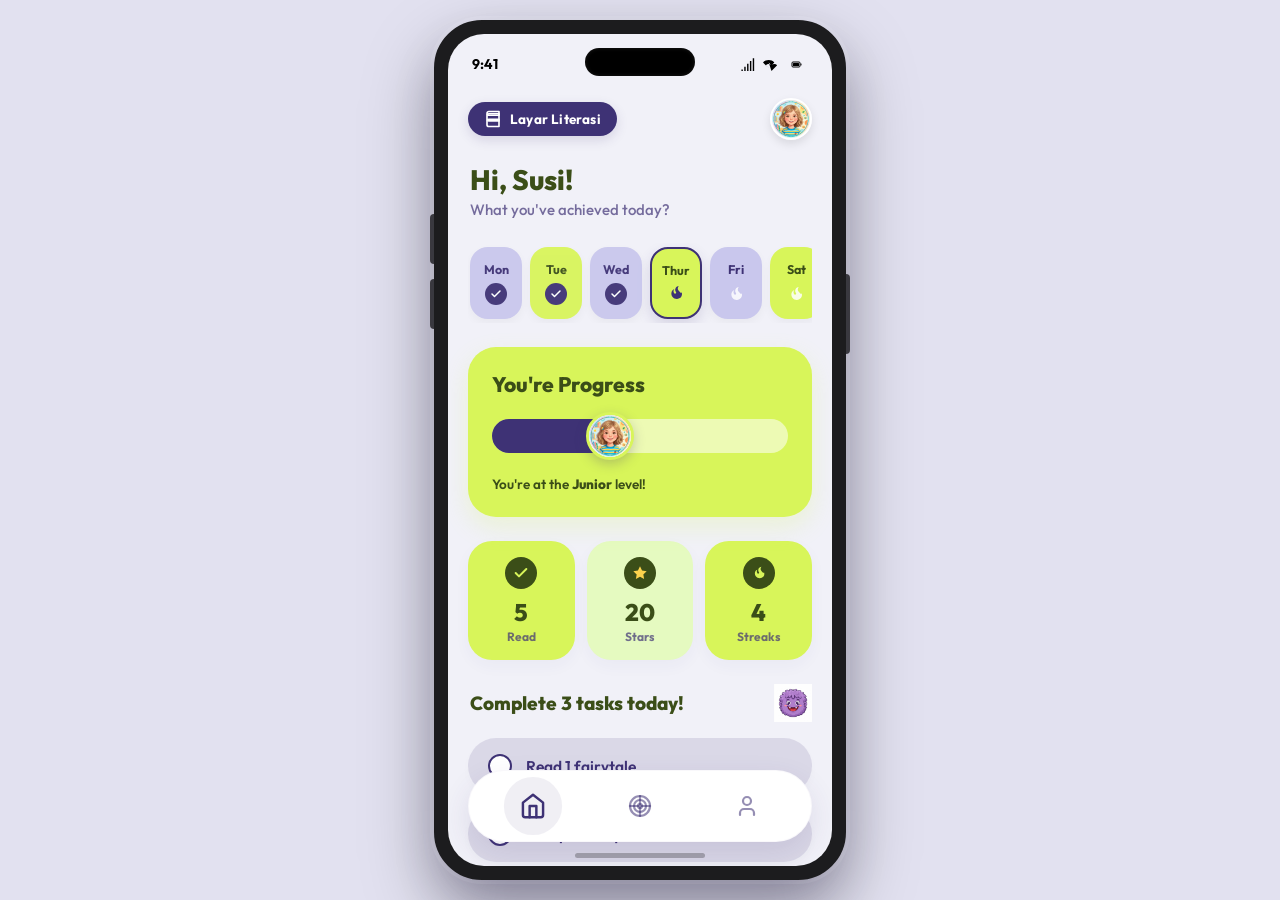
<file: Gamfikasi/index.html>
<!DOCTYPE html>
<html lang="id">
<head>
    <meta charset="UTF-8">
    <meta name="viewport" content="width=device-width, initial-scale=1.0">
    <title>Layar Literasi - Belajar Membaca Interaktif</title>
    <!-- Google Fonts: Outfit (Rounded, Premium, Warm font style) -->
    <link rel="preconnect" href="https://fonts.googleapis.com">
    <link rel="preconnect" href="https://fonts.gstatic.com" crossorigin>
    <link href="https://fonts.googleapis.com/css2?family=Outfit:wght@300;400;500;600;700;800&display=swap" rel="stylesheet">
    <link rel="stylesheet" href="style.css">
</head>
<body>

    <!-- Outer Phone Mockup Frame (For Desktop View) -->
    <div class="phone-mockup">
        <!-- Phone Speaker & Camera Notch (iPhone Style Bezel) -->
        <div class="phone-notch"></div>
        <div class="phone-volume-buttons">
            <div class="volume-up"></div>
            <div class="volume-down"></div>
        </div>
        <div class="phone-power-button"></div>

        <!-- Simulated Mobile Screen Content -->
        <div class="phone-screen" id="appScreen">
            
            <!-- Mobile Top Status Bar -->
            <div class="status-bar">
                <div class="status-time">9:41</div>
                <div class="status-icons">
                    <!-- Signal Icon -->
                    <svg class="status-icon" viewBox="0 0 24 24" fill="currentColor">
                        <path d="M2 19h2v2H2v-2zm4-4h2v6H6v-6zm4-4h2v10h-2V11zm4-4h2v14h-2V7zm4-4h2v18h-2V3z"/>
                    </svg>
                    <!-- Wifi Icon -->
                    <svg class="status-icon" viewBox="0 0 24 24" fill="currentColor">
                        <path d="M12 21l-12-12c4.4-4.4 11.6-4.4 16 0l-4 4c-2.2-2.2-5.8-2.2-8 0l8 8 8-8c-2.2-2.2-5.8-2.2-8 0l-4-4"/>
                    </svg>
                    <!-- Battery Icon -->
                    <svg class="status-icon status-battery" viewBox="0 0 24 24" fill="none" stroke="currentColor" stroke-width="2">
                        <rect x="2" y="7" width="16" height="10" rx="2" fill="none" />
                        <path d="M20 11v2" stroke-linecap="round"/>
                        <rect x="4" y="9" width="12" height="6" rx="1" fill="currentColor" class="battery-fill"/>
                    </svg>
                </div>
            </div>

            <!-- App Container (Scrollable screen body) -->
            <div class="app-body">
                
                <!-- Header badge and avatar -->
                <header class="app-header">
                    <div class="app-logo-badge">
                        <span class="logo-icon-container">
                            <!-- SVG Book Stack -->
                            <svg class="icon-books" viewBox="0 0 24 24" fill="none" stroke="currentColor" stroke-width="2" stroke-linecap="round" stroke-linejoin="round">
                                <path d="M4 19.5V15a2.5 2.5 0 0 1 2.5-2.5H20M4 19.5A2.5 2.5 0 0 0 6.5 22H20v-9.5H6.5a2.5 2.5 0 0 0-2.5 2.5z"/>
                                <path d="M4 12V7.5A2.5 2.5 0 0 1 6.5 5H20M4 12A2.5 2.5 0 0 0 6.5 14.5H20V5H6.5a2.5 2.5 0 0 0-2.5 2.5z"/>
                                <path d="M4 4.5A2.5 2.5 0 0 1 6.5 2H20v5H6.5A2.5 2.5 0 0 1 4 4.5z"/>
                            </svg>
                        </span>
                        <span class="logo-text">Layar Literasi</span>
                    </div>
                    <div class="profile-avatar-container">
                        <img src="assets/profile_susi.png" alt="Susi" class="profile-avatar">
                    </div>
                </header>

                <!-- Greeting message -->
                <section class="greeting-section">
                    <h1 class="greeting-title">Hi, Susi!</h1>
                    <p class="greeting-subtitle">What you've achieved today?</p>
                </section>

                <!-- Weekly Streak/Calendar Row -->
                <section class="weekly-streak-section">
                    <div class="days-container">
                        <!-- Monday (Checked) -->
                        <div class="day-card checked purple-theme">
                            <span class="day-name">Mon</span>
                            <span class="day-status">
                                <svg class="icon-check" viewBox="0 0 24 24" fill="none" stroke="currentColor" stroke-width="3" stroke-linecap="round" stroke-linejoin="round">
                                    <polyline points="20 6 9 17 4 12"></polyline>
                                </svg>
                            </span>
                        </div>
                        <!-- Tuesday (Checked) -->
                        <div class="day-card checked lime-theme">
                            <span class="day-name">Tue</span>
                            <span class="day-status">
                                <svg class="icon-check" viewBox="0 0 24 24" fill="none" stroke="currentColor" stroke-width="3" stroke-linecap="round" stroke-linejoin="round">
                                    <polyline points="20 6 9 17 4 12"></polyline>
                                </svg>
                            </span>
                        </div>
                        <!-- Wednesday (Checked) -->
                        <div class="day-card checked purple-theme">
                            <span class="day-name">Wed</span>
                            <span class="day-status">
                                <svg class="icon-check" viewBox="0 0 24 24" fill="none" stroke="currentColor" stroke-width="3" stroke-linecap="round" stroke-linejoin="round">
                                    <polyline points="20 6 9 17 4 12"></polyline>
                                </svg>
                            </span>
                        </div>
                        <!-- Thursday (Active/Current, with Border & Dark Flame) -->
                        <div class="day-card today lime-theme-border">
                            <span class="day-name">Thur</span>
                            <span class="day-status font-icon">
                                <svg class="icon-flame dark-flame" viewBox="0 0 24 24" fill="currentColor">
                                    <path d="M17.66 11.2C17.43 10.9 17.15 10.64 16.89 10.38C15.62 9.1 14.38 7.8 14.38 5.97C14.38 4.77 14.93 3.65 15.65 2.68C14.15 2.82 12.63 3.68 11.75 4.96C10.74 6.43 10.64 8.44 11.5 10.02C11.64 10.27 11.79 10.51 11.96 10.74C12.18 11.05 12.27 11.41 12.21 11.79C12.11 12.38 11.6 13.06 10.88 13.06C10.54 13.06 10.22 12.92 9.97 12.69C8.38 11.19 8.27 8.7 9.7 7.02C8.1 7.42 6.67 8.87 6.12 10.66C5.47 12.79 5.86 15.17 7.18 16.92C9.28 19.69 13.14 20.61 16.27 19.16C19.38 17.72 20.89 14.07 19.46 10.87C19.04 11.93 18.42 12.21 17.66 11.2Z"/>
                                </svg>
                            </span>
                        </div>
                        <!-- Friday (Flame/Streak, Violet) -->
                        <div class="day-card purple-theme">
                            <span class="day-name">Fri</span>
                            <span class="day-status">
                                <svg class="icon-flame light-flame" viewBox="0 0 24 24" fill="currentColor">
                                    <path d="M17.66 11.2C17.43 10.9 17.15 10.64 16.89 10.38C15.62 9.1 14.38 7.8 14.38 5.97C14.38 4.77 14.93 3.65 15.65 2.68C14.15 2.82 12.63 3.68 11.75 4.96C10.74 6.43 10.64 8.44 11.5 10.02C11.64 10.27 11.79 10.51 11.96 10.74C12.18 11.05 12.27 11.41 12.21 11.79C12.11 12.38 11.6 13.06 10.88 13.06C10.54 13.06 10.22 12.92 9.97 12.69C8.38 11.19 8.27 8.7 9.7 7.02C8.1 7.42 6.67 8.87 6.12 10.66C5.47 12.79 5.86 15.17 7.18 16.92C9.28 19.69 13.14 20.61 16.27 19.16C19.38 17.72 20.89 14.07 19.46 10.87C19.04 11.93 18.42 12.21 17.66 11.2Z"/>
                                </svg>
                            </span>
                        </div>
                        <!-- Saturday (Flame/Streak, Lime Green) -->
                        <div class="day-card lime-theme">
                            <span class="day-name">Sat</span>
                            <span class="day-status">
                                <svg class="icon-flame light-flame" viewBox="0 0 24 24" fill="currentColor">
                                    <path d="M17.66 11.2C17.43 10.9 17.15 10.64 16.89 10.38C15.62 9.1 14.38 7.8 14.38 5.97C14.38 4.77 14.93 3.65 15.65 2.68C14.15 2.82 12.63 3.68 11.75 4.96C10.74 6.43 10.64 8.44 11.5 10.02C11.64 10.27 11.79 10.51 11.96 10.74C12.18 11.05 12.27 11.41 12.21 11.79C12.11 12.38 11.6 13.06 10.88 13.06C10.54 13.06 10.22 12.92 9.97 12.69C8.38 11.19 8.27 8.7 9.7 7.02C8.1 7.42 6.67 8.87 6.12 10.66C5.47 12.79 5.86 15.17 7.18 16.92C9.28 19.69 13.14 20.61 16.27 19.16C19.38 17.72 20.89 14.07 19.46 10.87C19.04 11.93 18.42 12.21 17.66 11.2Z"/>
                                </svg>
                            </span>
                        </div>
                    </div>
                </section>

                <!-- Progress Card -->
                <section class="progress-section">
                    <div class="progress-card">
                        <h2 class="progress-title">You're Progress</h2>
                        
                        <!-- Progress Slider Layout -->
                        <div class="progress-bar-container">
                            <div class="progress-bar-bg">
                                <div class="progress-bar-fill" id="progressBarFill"></div>
                                <div class="progress-bar-avatar-indicator" id="progressAvatarIndicator">
                                    <img src="assets/profile_susi.png" alt="Susi Mini" class="progress-mini-avatar">
                                </div>
                            </div>
                        </div>

                        <p class="progress-level">You're at the <span class="highlight-bold">Junior</span> level!</p>
                    </div>
                </section>

                <!-- Stats Grid (Read, Stars, Streaks) -->
                <section class="stats-section">
                    <div class="stats-grid">
                        <!-- Stat 1: Read -->
                        <div class="stat-card lime-card">
                            <div class="stat-icon-circle green-dark-circle">
                                <svg class="stat-svg" viewBox="0 0 24 24" fill="none" stroke="currentColor" stroke-width="3" stroke-linecap="round" stroke-linejoin="round">
                                    <polyline points="20 6 9 17 4 12"></polyline>
                                </svg>
                            </div>
                            <span class="stat-value" id="statRead">5</span>
                            <span class="stat-label">Read</span>
                        </div>
                        <!-- Stat 2: Stars -->
                        <div class="stat-card cream-card">
                            <div class="stat-icon-circle star-circle">
                                <svg class="stat-svg star-svg" viewBox="0 0 24 24" fill="currentColor">
                                    <polygon points="12 2 15.09 8.26 22 9.27 17 14.14 18.18 21.02 12 17.77 5.82 21.02 7 14.14 2 9.27 8.91 8.26 12 2"></polygon>
                                </svg>
                            </div>
                            <span class="stat-value" id="statStars">20</span>
                            <span class="stat-label">Stars</span>
                        </div>
                        <!-- Stat 3: Streaks -->
                        <div class="stat-card lime-card">
                            <div class="stat-icon-circle green-dark-circle">
                                <svg class="stat-svg" viewBox="0 0 24 24" fill="currentColor">
                                    <path d="M17.66 11.2C17.43 10.9 17.15 10.64 16.89 10.38C15.62 9.1 14.38 7.8 14.38 5.97C14.38 4.77 14.93 3.65 15.65 2.68C14.15 2.82 12.63 3.68 11.75 4.96C10.74 6.43 10.64 8.44 11.5 10.02C11.64 10.27 11.79 10.51 11.96 10.74C12.18 11.05 12.27 11.41 12.21 11.79C12.11 12.38 11.6 13.06 10.88 13.06C10.54 13.06 10.22 12.92 9.97 12.69C8.38 11.19 8.27 8.7 9.7 7.02C8.1 7.42 6.67 8.87 6.12 10.66C5.47 12.79 5.86 15.17 7.18 16.92C9.28 19.69 13.14 20.61 16.27 19.16C19.38 17.72 20.89 14.07 19.46 10.87C19.04 11.93 18.42 12.21 17.66 11.2Z"/>
                                </svg>
                            </div>
                            <span class="stat-value" id="statStreaks">4</span>
                            <span class="stat-label">Streaks</span>
                        </div>
                    </div>
                </section>

                <!-- Tasks Checklist Section -->
                <section class="tasks-section">
                    <div class="tasks-header-container">
                        <h2 class="tasks-title">Complete 3 tasks today!</h2>
                        <img src="assets/purple_monster.png" alt="Cute Monster" class="monster-avatar">
                    </div>

                    <div class="tasks-list">
                        <!-- Task Item 1 -->
                        <label class="task-item-label" for="task1">
                            <input type="checkbox" id="task1" class="task-checkbox" data-points="5" data-stars="10" data-streaks="1">
                            <span class="custom-checkbox-wrapper">
                                <span class="custom-checkbox-circle"></span>
                            </span>
                            <span class="task-text">Read 1 fairytale</span>
                        </label>

                        <!-- Task Item 2 -->
                        <label class="task-item-label" for="task2">
                            <input type="checkbox" id="task2" class="task-checkbox" data-points="5" data-stars="10" data-streaks="1">
                            <span class="custom-checkbox-wrapper">
                                <span class="custom-checkbox-circle"></span>
                            </span>
                            <span class="task-text">Complete a quiz</span>
                        </label>

                        <!-- Task Item 3 -->
                        <label class="task-item-label" for="task3">
                            <input type="checkbox" id="task3" class="task-checkbox" data-points="5" data-stars="10" data-streaks="1">
                            <span class="custom-checkbox-wrapper">
                                <span class="custom-checkbox-circle"></span>
                            </span>
                            <span class="task-text">Read for 10 minutes</span>
                        </label>
                    </div>
                </section>

                <!-- Padding spacer for scroll safety -->
                <div class="bottom-spacer"></div>

            </div> <!-- End App Body -->

            <!-- Bottom Floating Navigation Bar -->
            <nav class="bottom-nav">
                <button class="nav-item active" aria-label="Home">
                    <svg class="nav-icon" viewBox="0 0 24 24" fill="none" stroke="currentColor" stroke-width="2.5" stroke-linecap="round" stroke-linejoin="round">
                        <path d="m3 9 9-7 9 7v11a2 2 0 0 1-2 2H5a2 2 0 0 1-2-2z"/>
                        <polyline points="9 22 9 12 15 12 15 22"/>
                    </svg>
                </button>
                <button class="nav-item" aria-label="Progress">
                    <svg class="nav-icon" viewBox="0 0 24 24" fill="none" stroke="currentColor" stroke-width="2.5" stroke-linecap="round" stroke-linejoin="round">
                        <circle cx="12" cy="12" r="10"/>
                        <circle cx="12" cy="12" r="6"/>
                        <circle cx="12" cy="12" r="2"/>
                        <path d="M12 2v20M2 12h20"/>
                    </svg>
                </button>
                <button class="nav-item" aria-label="Profile">
                    <svg class="nav-icon" viewBox="0 0 24 24" fill="none" stroke="currentColor" stroke-width="2.5" stroke-linecap="round" stroke-linejoin="round">
                        <path d="M19 21v-2a4 4 0 0 0-4-4H9a4 4 0 0 0-4 4v2"/>
                        <circle cx="12" cy="7" r="4"/>
                    </svg>
                </button>
            </nav>

            <!-- Phone bottom home indicator pill (Bezel visual) -->
            <div class="phone-home-indicator"></div>

        </div> <!-- End Phone Screen -->
    </div> <!-- End Phone Mockup Frame -->

    <script src="app.js"></script>
</body>
</html>
</file>
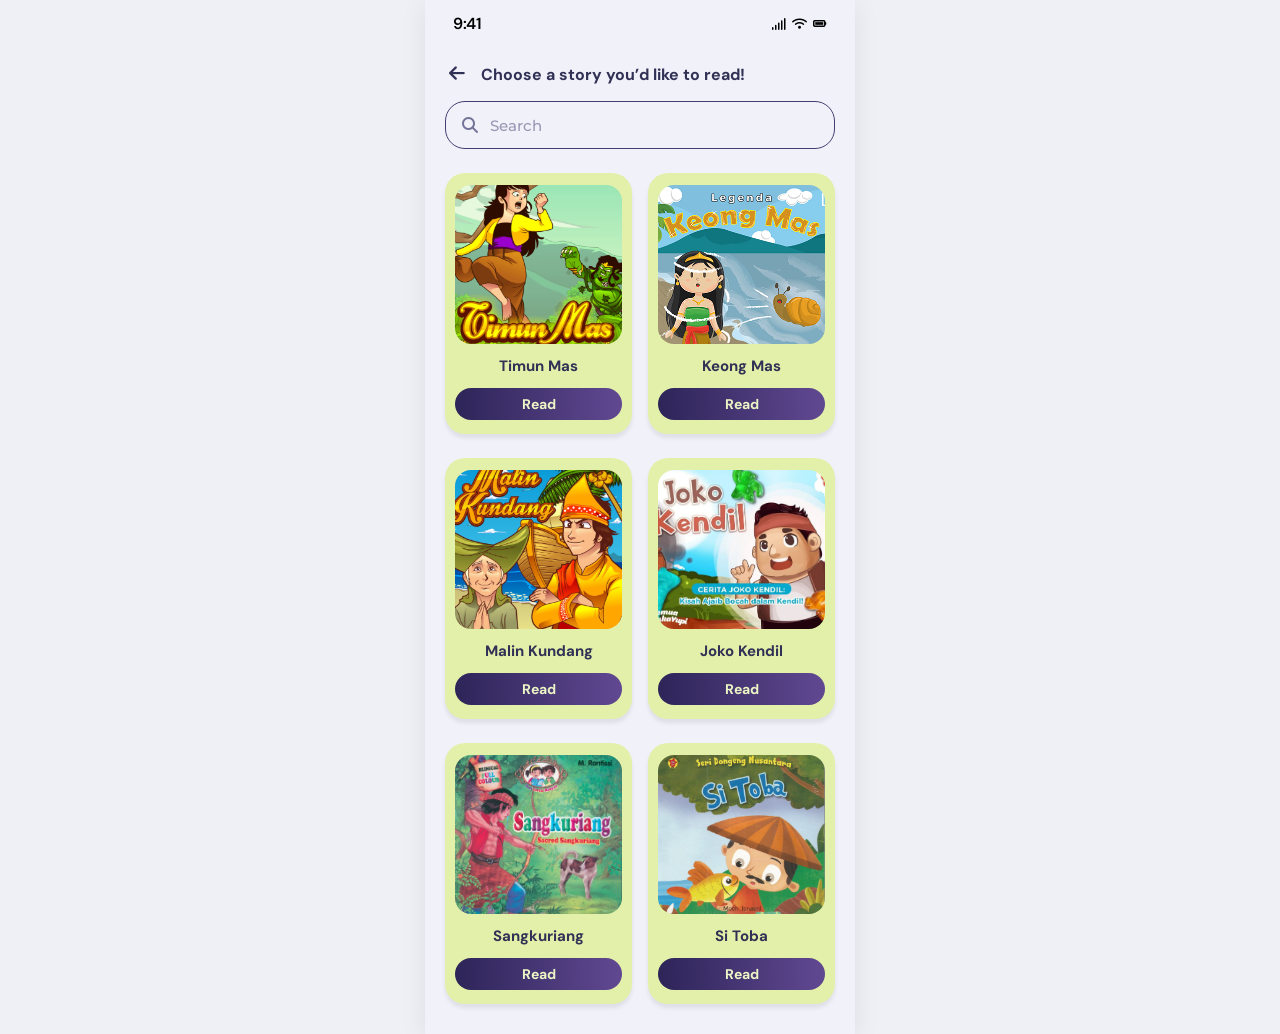
<file: story - animasi.html>
<!DOCTYPE html>
<html lang="id">
<head>
    <meta charset="UTF-8">
    <meta name="viewport" content="width=device-width, initial-scale=1.0">
    <title>Story Selection Screen</title>
    <link href="https://fonts.googleapis.com/css2?family=DM+Sans:wght@700&family=Montserrat:wght@500&display=swap" rel="stylesheet">
    <link rel="stylesheet" href="https://cdnjs.cloudflare.com/ajax/libs/font-awesome/6.4.0/css/all.min.css">
    
    <style>
        * {
            box-sizing: border-box;
            margin: 0;
            padding: 0;
        }

        body {
            background-color: #eef0f5;
            display: flex;
            justify-content: center;
            align-items: flex-start;
            min-height: 100vh;
            font-family: 'DM Sans', sans-serif;
            overflow-x: hidden;
        }

        /* Container Utama Mobile */
        .phone-container {
            width: 100%;
            max-width: 430px; 
            background: #F1F1FA;
            min-height: 100vh;
            position: relative;
            display: flex;
            flex-direction: column;
            padding-bottom: 30px;
            box-shadow: 0px 4px 25px rgba(0, 0, 0, 0.08);
        }

        /* Status Bar Atas */
        .status-bar {
            height: 47px;
            display: flex;
            justify-content: space-between;
            align-items: center;
            padding: 0 28px;
            background: transparent;
        }

        .status-bar .time {
            font-size: 16px;
            font-weight: 600;
            color: #000000;
            letter-spacing: -0.3px;
        }

        .status-bar .indicators {
            display: flex;
            gap: 6px;
            font-size: 12px;
            color: #000000;
        }

        /* Header App Bar */
        .header-container {
            display: flex;
            align-items: center;
            padding: 15px 20px;
            gap: 12px;
        }

        .back-btn {
            background: none;
            border: none;
            font-size: 18px;
            color: #313156;
            cursor: pointer;
            display: flex;
            align-items: center;
            justify-content: center;
            width: 24px;
            height: 24px;
            transition: transform 0.2s ease;
        }

        /* Efek klik mini pada tombol kembali */
        .back-btn:active {
            transform: scale(0.85);
        }

        .header-title {
            font-weight: 700;
            font-size: 16px;
            line-height: 21px;
            color: #313156;
        }

        /* Search Bar */
        .search-container {
            padding: 0 20px;
            margin-bottom: 24px;
        }

        .search-box {
            height: 48px;
            background: #F1F1FA;
            border: 1px solid #404070;
            border-radius: 20px;
            display: flex;
            align-items: center;
            padding: 0 16px;
            transition: all 0.3s ease;
        }

        /* Efek nyala halus saat kolom search diklik */
        .search-box:focus-within {
            border-color: #634A94;
            box-shadow: 0px 0px 8px rgba(99, 74, 148, 0.2);
            transform: translateY(-1px);
        }

        .search-icon {
            color: #404070;
            font-size: 16px;
            margin-right: 12px;
            opacity: 0.7;
        }

        .search-input {
            border: none;
            background: transparent;
            width: 100%;
            height: 100%;
            font-family: 'Montserrat', sans-serif;
            font-weight: 500;
            font-size: 15px;
            color: #404070;
            outline: none;
        }

        .search-input::placeholder {
            color: #404070;
            opacity: 0.5;
        }

        /* Grid Cerita */
        .stories-grid {
            display: grid;
            grid-template-columns: repeat(2, 1fr);
            column-gap: 16px;
            row-gap: 24px;
            padding: 0 20px;
        }


        /* ================= ANIMASI INTERAKTIF BARU ================= */
        
        /* 1. Animasi 'Fade-In Pop Up' dari bawah saat aplikasi dibuka */
        @keyframes popInUp {
            0% {
                opacity: 0;
                transform: translateY(30px) scale(0.93);
            }
            100% {
                opacity: 1;
                transform: translateY(0) scale(1);
            }
        }

        .story-card {
            background: #E3F0A9;
            box-shadow: 0px 4px 4px rgba(0, 0, 0, 0.08);
            border-radius: 20px;
            padding: 12px 10px 14px 10px;
            display: flex;
            flex-direction: column;
            align-items: center;
            cursor: pointer;
            
            /* Pasang animasi pembuka */
            animation: popInUp 0.6s cubic-bezier(0.16, 1, 0.3, 1) both;
            
            /* Set transisi untuk efek hover & active (membal) */
            transition: transform 0.3s cubic-bezier(0.175, 0.885, 0.32, 1.275), box-shadow 0.3s ease;
            
            /* Supaya saat ditekan di mobile tidak muncul warna highlight biru bawaan browser */
            -webkit-tap-highlight-color: transparent; 
        }

        /* 2. Efek Pop-Up Melayang (Saat kursor menyentuh kartu / Hover) */
        @media (hover: hover) {
            .story-card:hover {
                transform: translateY(-6px) scale(1.02);
                box-shadow: 0px 8px 20px rgba(49, 49, 86, 0.15);
            }
        }

        /* 3. Efek Membal Mengecil (Saat kartu beneran ditekan / di-klik) */
        .story-card:active {
            transform: scale(0.95) translateY(0);
            box-shadow: 0px 2px 5px rgba(0, 0, 0, 0.1);
            transition: transform 0.1s ease; /* Respon instant pas ditekan */
        }

        /* 4. Efek Delay (Staggered): Kartu muncul berurutan bergantian biar estetik */
        .story-card:nth-child(1) { animation-delay: 0.05s; }
        .story-card:nth-child(2) { animation-delay: 0.12s; }
        .story-card:nth-child(3) { animation-delay: 0.19s; }
        .story-card:nth-child(4) { animation-delay: 0.26s; }
        .story-card:nth-child(5) { animation-delay: 0.33s; }
        .story-card:nth-child(6) { animation-delay: 0.40s; }

        /* ========================================================== */


        .card-content {
            width: 100%;
            display: flex;
            flex-direction: column;
            gap: 12px;
            align-items: center;
        }

        .image-wrapper {
            width: 100%;
            aspect-ratio: 168 / 160;
            border-radius: 16px;
            overflow: hidden;
        }

        .story-image {
            width: 100%;
            height: 100%;
            object-fit: cover;
            transition: transform 0.5s ease;
        }

        /* Efek gambar sedikit nge-zoom mewah di dalam kotaknya saat di-hover */
        .story-card:hover .story-image {
            transform: scale(1.06);
        }

        .story-title {
            font-weight: 700;
            font-size: 15px;
            line-height: 20px;
            text-align: center;
            color: #313156;
            width: 100%;
            white-space: nowrap;
            overflow: hidden;
            text-overflow: ellipsis;
        }

        /* Tombol Read */
        .read-button {
            width: 100%;
            height: 32px;
            background: linear-gradient(88.37deg, #2B2356 -3.68%, #634A94 103.37%);
            border-radius: 20px;
            border: none;
            font-family: 'DM Sans', sans-serif;
            font-weight: 700;
            font-size: 14px;
            color: #ECF5C5;
            cursor: pointer;
            display: flex;
            justify-content: center;
            align-items: center;
            transition: opacity 0.2s ease;
        }

        /* Optimasi Ukuran Layar HP Kecil */
        @media (max-width: 360px) {
            .stories-grid {
                column-gap: 10px;
                row-gap: 20px;
                padding: 0 12px;
            }
            .story-title {
                font-size: 13px;
            }
        }
    </style>
</head>
<body>

    <div class="phone-container">
        <div class="status-bar">
            <div class="time">9:41</div>
            <div class="indicators">
                <i class="fa-solid fa-signal"></i>
                <i class="fa-solid fa-wifi"></i>
                <i class="fa-solid fa-battery-full"></i>
            </div>
        </div>

        <div class="header-container">
            <button class="back-btn">
                <i class="fa-solid fa-arrow-left"></i>
            </button>
            <h1 class="header-title">Choose a story you’d like to read!</h1>
        </div>

        <div class="search-container">
            <div class="search-box">
                <i class="fa-solid fa-magnifying-glass search-icon"></i>
                <input type="text" placeholder="Search" class="search-input">
            </div>
        </div>

        <div class="stories-grid">
            
            <div class="story-card">
                <div class="card-content">
                    <div class="image-wrapper">
                        <img src="timun mas.png" alt="Timun Mas" class="story-image">
                    </div>
                    <h2 class="story-title">Timun Mas</h2>
                    <button class="read-button">Read</button>
                </div>
            </div>

            <div class="story-card">
                <div class="card-content">
                    <div class="image-wrapper">
                        <img src="keong mas.png" alt="Keong Mas" class="story-image">
                    </div>
                    <h2 class="story-title">Keong Mas</h2>
                    <button class="read-button">Read</button>
                </div>
            </div>

            <div class="story-card">
                <div class="card-content">
                    <div class="image-wrapper">
                        <img src="malin kundang.jpeg" alt="Malin Kundang" class="story-image">
                    </div>
                    <h2 class="story-title">Malin Kundang</h2>
                    <button class="read-button">Read</button>
                </div>
            </div>

            <div class="story-card">
                <div class="card-content">
                    <div class="image-wrapper">
                        <img src="joko kendil.jpeg" alt="Joko Kendil" class="story-image">
                    </div>
                    <h2 class="story-title">Joko Kendil</h2>
                    <button class="read-button">Read</button>
                </div>
            </div>

            <div class="story-card">
                <div class="card-content">
                    <div class="image-wrapper">
                        <img src="sangkuriang.jpeg" alt="Sangkuriang" class="story-image">
                    </div>
                    <h2 class="story-title">Sangkuriang</h2>
                    <button class="read-button">Read</button>
                </div>
            </div>

            <div class="story-card">
                <div class="card-content">
                    <div class="image-wrapper">
                        <img src="si toba.jpeg" alt="Si Toba" class="story-image">
                    </div>
                    <h2 class="story-title">Si Toba</h2>
                    <button class="read-button">Read</button>
                </div>
            </div>

        </div>
    </div>

</body>
</html>
</file>
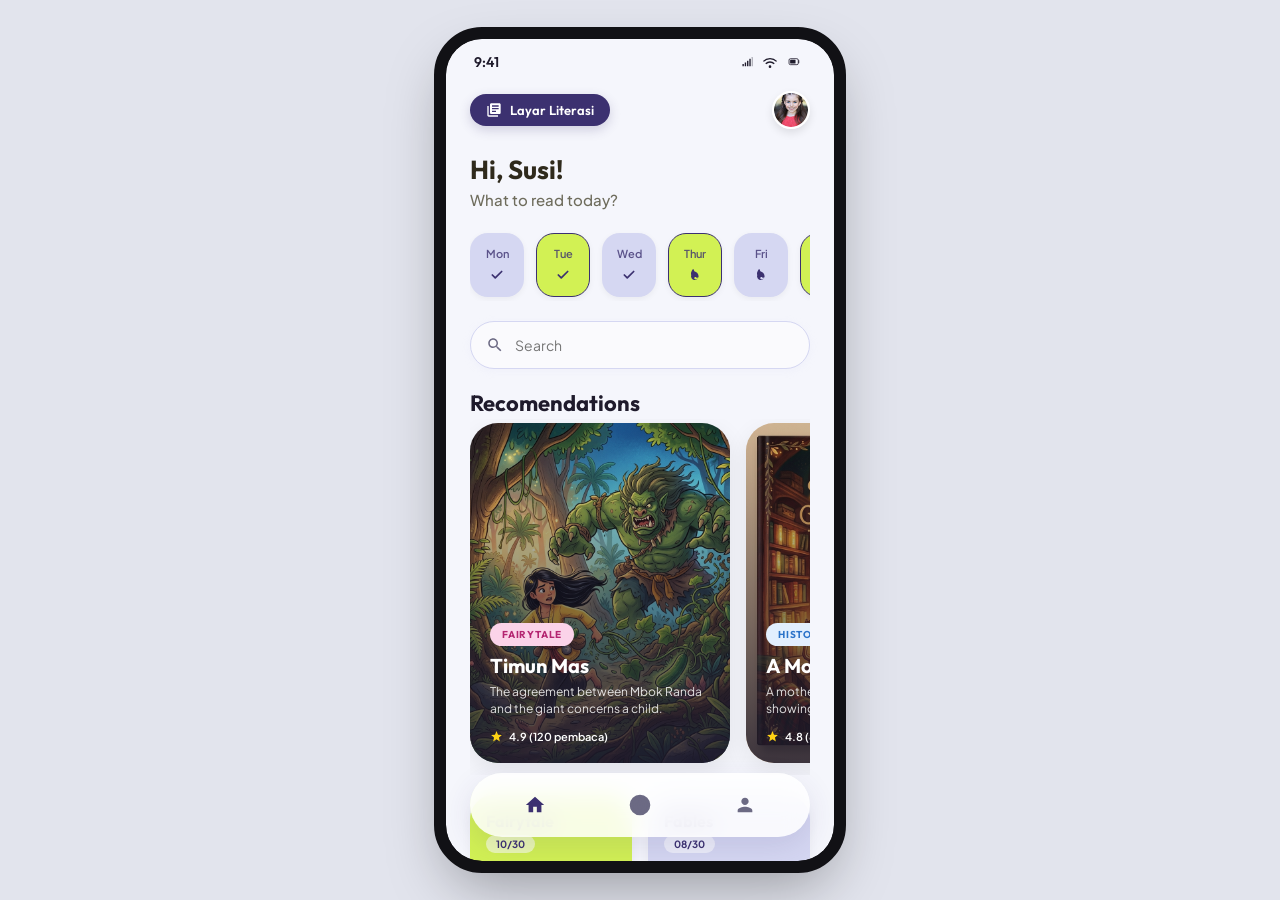
<file: Dashboard/beranda.html>
<!DOCTYPE html>
<html lang="id">
<head>
  <meta charset="UTF-8">
  <meta name="viewport" content="width=device-width, initial-scale=1.0">
  <title>Beranda - Layar Literasi</title>
  <link rel="stylesheet" href="style.css">
</head>
<body>

  <!-- Simulated Mobile Device Frame -->
  <div class="phone-wrapper">
    <div class="phone-content">
      
      <!-- Simulated Status Bar -->
      <div class="status-bar">
        <span class="time">9:41</span>
        <div class="right-icons">
          <!-- Connection Bars -->
          <svg viewBox="0 0 24 24" style="width: 17px; height: 11px;">
            <rect x="1" y="15" width="3" height="5" rx="0.5" />
            <rect x="6" y="12" width="3" height="8" rx="0.5" />
            <rect x="11" y="8" width="3" height="12" rx="0.5" />
            <rect x="16" y="4" width="3" height="16" rx="0.5" />
            <rect x="21" y="0" width="3" height="20" rx="0.5" opacity="0.3" />
          </svg>
          <!-- Wifi Signal -->
          <svg viewBox="0 0 24 24" style="width: 16px; height: 16px;">
            <path d="M12 21a2 2 0 1 1 0-4 2 2 0 0 1 0 4zm7.07-7.07a10 10 0 0 0-14.14 0l1.41 1.41a8 8 0 0 1 11.32 0l1.41-1.41zm3.54-3.54a15 15 0 0 0-21.22 0l1.42 1.42a13 13 0 0 1 18.38 0l1.42-1.42z" />
          </svg>
          <!-- Battery Status -->
          <svg viewBox="0 0 24 24" style="width: 22px; height: 13px;">
            <rect x="1" y="5" width="17" height="11" rx="2.5" fill="none" stroke="currentColor" stroke-width="1.5" />
            <rect x="3" y="7" width="10" height="7" rx="1.2" fill="currentColor" />
            <path d="M19 8.5v4" stroke="currentColor" stroke-width="1.5" stroke-linecap="round" />
          </svg>
        </div>
      </div>

      <!-- App Main Content Container -->
      <div class="app-container">
        
        <!-- Header -->
        <header class="app-header">
          <div class="logo-chip">
            <!-- Stack of books SVG icon -->
            <svg viewBox="0 0 24 24">
              <path d="M4 6H2v14c0 1.1.9 2 2 2h14v-2H4V6zm16-4H8c-1.1 0-2 .9-2 2v12c0 1.1.9 2 2 2h12c1.1 0 2-.9 2-2V4c0-1.1-.9-2-2-2zm-1 9H9V9h10v2zm-4 4H9v-2h6v2zm4-8H9V5h10v2z"/>
            </svg>
            <span>Layar Literasi</span>
          </div>
          <img src="gambarorang.png" alt="Profil Susi" class="profile-avatar">
        </header>

        <!-- Greetings Section -->
        <section class="greetings">
          <h1>Hi, Susi!</h1>
          <p>What to read today?</p>
        </section>

        <!-- Days Streak/Tracker Section -->
        <section class="days-tracker">
          <!-- Mon -->
          <div class="day-chip lavender">
            <span class="day-name">Mon</span>
            <div class="day-icon">
              <svg viewBox="0 0 24 24" fill="none" stroke="currentColor" stroke-width="3" stroke-linecap="round" stroke-linejoin="round">
                <polyline points="20 6 9 17 4 12" />
              </svg>
            </div>
          </div>
          <!-- Tue -->
          <div class="day-chip lime">
            <span class="day-name">Tue</span>
            <div class="day-icon">
              <svg viewBox="0 0 24 24" fill="none" stroke="currentColor" stroke-width="3" stroke-linecap="round" stroke-linejoin="round">
                <polyline points="20 6 9 17 4 12" />
              </svg>
            </div>
          </div>
          <!-- Wed -->
          <div class="day-chip lavender">
            <span class="day-name">Wed</span>
            <div class="day-icon">
              <svg viewBox="0 0 24 24" fill="none" stroke="currentColor" stroke-width="3" stroke-linecap="round" stroke-linejoin="round">
                <polyline points="20 6 9 17 4 12" />
              </svg>
            </div>
          </div>
          <!-- Thur -->
          <div class="day-chip lime">
            <span class="day-name">Thur</span>
            <div class="day-icon">
              <svg viewBox="0 0 24 24" fill="currentColor">
                <path d="M17.66 11.57c-.77-2-2.21-3.58-3.97-4.52a8.55 8.55 0 0 0-2.3-1.07C10.74 5.3 10 4.18 10 3a1 1 0 0 0-1.74-.69c-.43.47-.84 1-1.2 1.57C5.39 6.5 4.67 9.11 5.39 11.66c.03.11.07.22.11.33A6.5 6.5 0 1 0 17.66 11.57zm-6.28 7.37c-.37-.36-.62-.86-.62-1.4 0-1.12.91-2.03 2.03-2.03.55 0 1.05.22 1.41.59.39.4.92.65 1.5.65a2.12 2.12 0 0 0 2.11-2.12c0-1.03-.49-1.95-1.25-2.54a5.16 5.16 0 0 1 1 3.29c-.04.47-.13.92-.28 1.35a4.49 4.49 0 0 1-5.9 2.21z" />
              </svg>
            </div>
          </div>
          <!-- Fri -->
          <div class="day-chip lavender">
            <span class="day-name">Fri</span>
            <div class="day-icon">
              <svg viewBox="0 0 24 24" fill="currentColor">
                <path d="M17.66 11.57c-.77-2-2.21-3.58-3.97-4.52a8.55 8.55 0 0 0-2.3-1.07C10.74 5.3 10 4.18 10 3a1 1 0 0 0-1.74-.69c-.43.47-.84 1-1.2 1.57C5.39 6.5 4.67 9.11 5.39 11.66c.03.11.07.22.11.33A6.5 6.5 0 1 0 17.66 11.57zm-6.28 7.37c-.37-.36-.62-.86-.62-1.4 0-1.12.91-2.03 2.03-2.03.55 0 1.05.22 1.41.59.39.4.92.65 1.5.65a2.12 2.12 0 0 0 2.11-2.12c0-1.03-.49-1.95-1.25-2.54a5.16 5.16 0 0 1 1 3.29c-.04.47-.13.92-.28 1.35a4.49 4.49 0 0 1-5.9 2.21z" />
              </svg>
            </div>
          </div>
          <!-- Sat -->
          <div class="day-chip lime">
            <span class="day-name">Sat</span>
            <div class="day-icon">
              <svg viewBox="0 0 24 24" fill="currentColor">
                <path d="M17.66 11.57c-.77-2-2.21-3.58-3.97-4.52a8.55 8.55 0 0 0-2.3-1.07C10.74 5.3 10 4.18 10 3a1 1 0 0 0-1.74-.69c-.43.47-.84 1-1.2 1.57C5.39 6.5 4.67 9.11 5.39 11.66c.03.11.07.22.11.33A6.5 6.5 0 1 0 17.66 11.57zm-6.28 7.37c-.37-.36-.62-.86-.62-1.4 0-1.12.91-2.03 2.03-2.03.55 0 1.05.22 1.41.59.39.4.92.65 1.5.65a2.12 2.12 0 0 0 2.11-2.12c0-1.03-.49-1.95-1.25-2.54a5.16 5.16 0 0 1 1 3.29c-.04.47-.13.92-.28 1.35a4.49 4.49 0 0 1-5.9 2.21z" />
              </svg>
            </div>
          </div>
        </section>

        <!-- Search Bar Section -->
        <section class="search-container">
          <svg viewBox="0 0 24 24">
            <path d="M15.5 14h-.79l-.28-.27C15.41 12.59 16 11.11 16 9.5 16 5.91 13.09 3 9.5 3S3 5.91 3 9.5 5.91 16 9.5 16c1.61 0 3.09-.59 4.23-1.57l.27.28v.79l5 4.99L20.49 19l-4.99-5zm-6 0C7.01 14 5 11.99 5 9.5S7.01 5 9.5 5 14 7.01 14 9.5 11.99 14 9.5 14z" />
          </svg>
          <input type="text" class="search-input" placeholder="Search">
        </section>

        <!-- Recommendations Section -->
        <section class="recommendations-section">
          <h2 class="section-title">Recomendations</h2>
          <div class="recommendations-carousel">
            <!-- Book 1 -->
            <div class="book-card">
              <img src="timun_mas.png" alt="Cover Timun Mas" class="cover-img">
              <div class="card-overlay">
                <span class="tag fairytale">Fairytale</span>
                <h3>Timun Mas</h3>
                <p class="description">The agreement between Mbok Randa and the giant concerns a child.</p>
                <div class="rating-row">
                  <svg viewBox="0 0 24 24">
                    <path d="M12 17.27L18.18 21l-1.64-7.03L22 9.24l-7.19-.61L12 2 9.19 8.63 2 9.24l5.46 4.73L5.82 21z" />
                  </svg>
                  <span>4.9 (120 pembaca)</span>
                </div>
              </div>
            </div>
            <!-- Book 2 -->
            <div class="book-card">
              <img src="mothers_love.png" alt="Cover A Mother's Love" class="cover-img">
              <div class="card-overlay">
                <span class="tag history">History</span>
                <h3>A Mother's Love</h3>
                <p class="description">A mother overcomes hardship, showing her child the true meaning of warmth.</p>
                <div class="rating-row">
                  <svg viewBox="0 0 24 24">
                    <path d="M12 17.27L18.18 21l-1.64-7.03L22 9.24l-7.19-.61L12 2 9.19 8.63 2 9.24l5.46 4.73L5.82 21z" />
                  </svg>
                  <span>4.8 (85 pembaca)</span>
                </div>
              </div>
            </div>
          </div>
        </section>

        <!-- Categories Grid Section -->
        <section class="categories-section">
          <div class="categories-grid">
            <!-- Card 1 -->
            <div class="category-card green">
              <div class="card-top">
                <h4>Fairytale</h4>
                <span class="progress-pill">10/30</span>
              </div>
              <button class="btn-start">Start</button>
            </div>
            <!-- Card 2 -->
            <div class="category-card lavender">
              <div class="card-top">
                <h4>Fables</h4>
                <span class="progress-pill">08/30</span>
              </div>
              <button class="btn-start">Start</button>
            </div>
            <!-- Card 3 -->
            <div class="category-card lavender">
              <div class="card-top">
                <h4>History</h4>
                <span class="progress-pill">00/30</span>
              </div>
              <button class="btn-start">Start</button>
            </div>
            <!-- Card 4 -->
            <div class="category-card green">
              <div class="card-top">
                <h4>Tech</h4>
                <span class="progress-pill">00/30</span>
              </div>
              <button class="btn-start">Start</button>
            </div>
            <!-- Card 5 -->
            <div class="category-card green">
              <div class="card-top">
                <h4>Life</h4>
                <span class="progress-pill">00/30</span>
              </div>
              <button class="btn-start">Start</button>
            </div>
            <!-- Card 6 -->
            <div class="category-card lavender">
              <div class="card-top">
                <h4>Science</h4>
                <span class="progress-pill">00/30</span>
              </div>
              <button class="btn-start">Start</button>
            </div>
          </div>
        </section>

        <!-- Extra Bottom Recommendations Section to emulate mockup scroll tail -->
        <section class="recommendations-section">
          <h2 class="section-title">Recomendations</h2>
        </section>

      </div>
    </div>

    <!-- Floating Bottom Navigation Bar (Fixed at the bottom of phone-wrapper) -->
    <nav class="bottom-nav">
      <!-- Home (Active) -->
      <div class="nav-item active">
        <svg viewBox="0 0 24 24">
          <path d="M10 20v-6h4v6h5v-8h3L12 3 2 12h3v8z" />
        </svg>
      </div>
      <!-- Goal/Target -->
      <div class="nav-item">
        <svg viewBox="0 0 24 24" fill="none" stroke="currentColor" stroke-width="2.5" stroke-linecap="round"
          stroke-linejoin="round">
          <circle cx="12" cy="12" r="10"></circle>
          <circle cx="12" cy="12" r="6"></circle>
          <circle cx="12" cy="12" r="2"></circle>
        </svg>
      </div>
      <!-- Profile -->
      <div class="nav-item">
        <svg viewBox="0 0 24 24">
          <path d="M12 12c2.21 0 4-1.79 4-4s-1.79-4-4-4-4 1.79-4 4 1.79 4 4 4zm0 2c-2.67 0-8 1.34-8 4v2h16v-2c0-2.66-5.33-4-8-4z" />
        </svg>
      </div>
    </nav>
  </div>

  <script>
    const sliders = document.querySelectorAll('.days-tracker, .recommendations-carousel');

    sliders.forEach(slider => {
      let isDown = false;
      let startX;
      let scrollLeft;

      slider.addEventListener('mousedown', (e) => {
        isDown = true;
        slider.style.cursor = 'grabbing';
        startX = e.pageX - slider.offsetLeft;
        scrollLeft = slider.scrollLeft;
        
        // Temporarily disable scroll-snap on drag to prevent jitter
        if (slider.classList.contains('recommendations-carousel')) {
          slider.style.scrollSnapType = 'none';
        }
      });

      slider.addEventListener('mouseleave', () => {
        isDown = false;
        slider.style.cursor = 'grab';
      });

      slider.addEventListener('mouseup', () => {
        isDown = false;
        slider.style.cursor = 'grab';
        
        // Re-enable scroll-snap on mouse release
        if (slider.classList.contains('recommendations-carousel')) {
          slider.style.scrollSnapType = 'x mandatory';
        }
      });

      slider.addEventListener('mousemove', (e) => {
        if (!isDown) return;
        e.preventDefault();
        const x = e.pageX - slider.offsetLeft;
        const walk = (x - startX) * 2; // scroll speed multiplier
        slider.scrollLeft = scrollLeft - walk;
      });
    });
  </script>
</body>
</html>
</file>
<file: Gamfikasi/style.css>
/* ==========================================================================
   DESIGN SYSTEM & CUSTOM PROPERTIES
   ========================================================================== */
:root {
    /* Color Palette */
    --primary-color: #3E3275;      /* Deep violet (headers, badges, indicators) */
    --primary-light: #C9C7ED;     /* Inactive light lavender */
    --accent-color: #D8F55A;       /* Lime green (progress card, read card) */
    --accent-light: #E5FAC0;       /* Soft yellow-cream for stars card */
    --text-olive: #3B4E18;         /* Dark olive green for titles */
    --text-muted: #7E79A8;         /* Faded violet text */
    --bg-color: #F1F1F8;           /* Light grayish-lavender screen background */
    --white: #FFFFFF;
    
    /* Device Mockup Colors */
    --device-bezel: #1C1C1E;
    --device-screen-shadow: 0 25px 50px -12px rgba(62, 50, 117, 0.25);
    
    /* Typography */
    --font-main: 'Outfit', -apple-system, BlinkMacSystemFont, "Segoe UI", Roboto, sans-serif;
}

/* ==========================================================================
   RESET & BASE STYLES
   ========================================================================== */
* {
    box-sizing: border-box;
    margin: 0;
    padding: 0;
    -webkit-tap-highlight-color: transparent;
}

body {
    font-family: var(--font-main);
    background-color: #E2E1F0;
    min-height: 100vh;
    display: flex;
    justify-content: center;
    align-items: center;
    overflow: hidden;
    padding: 20px;
}

/* Hide scrollbar for Chrome, Safari and Opera */
.phone-screen::-webkit-scrollbar,
.app-body::-webkit-scrollbar,
.days-container::-webkit-scrollbar {
    display: none;
}

/* Hide scrollbar for IE, Edge and Firefox */
.phone-screen,
.app-body,
.days-container {
    -ms-overflow-style: none;  /* IE and Edge */
    scrollbar-width: none;  /* Firefox */
}

/* ==========================================================================
   DEVICE MOCKUP WRAPPER (IPHONE STYLE)
   ========================================================================== */
.phone-mockup {
    position: relative;
    width: 412px;
    height: 860px;
    background-color: var(--device-bezel);
    border: 14px solid var(--device-bezel);
    border-radius: 48px;
    box-shadow: var(--device-screen-shadow), 
                0 0 0 4px rgba(255, 255, 255, 0.1),
                0 30px 70px rgba(0, 0, 0, 0.35);
    display: flex;
    flex-direction: column;
    overflow: visible; /* to allow buttons to peak out */
    transition: all 0.3s ease;
}

/* Phone Buttons (Visual Polish) */
.phone-volume-buttons {
    position: absolute;
    left: -18px;
    top: 180px;
    width: 4px;
    display: flex;
    flex-direction: column;
    gap: 15px;
    z-index: -1;
}
.volume-up, .volume-down {
    width: 4px;
    height: 50px;
    background: #2c2c2e;
    border-top-left-radius: 4px;
    border-bottom-left-radius: 4px;
}
.phone-power-button {
    position: absolute;
    right: -18px;
    top: 240px;
    width: 4px;
    height: 80px;
    background: #2c2c2e;
    border-top-right-radius: 4px;
    border-bottom-right-radius: 4px;
    z-index: -1;
}

/* Notch/Dynamic Island */
.phone-notch {
    position: absolute;
    top: 14px;
    left: 50%;
    transform: translateX(-50%);
    width: 110px;
    height: 28px;
    background-color: #000000;
    border-radius: 20px;
    z-index: 100;
    box-shadow: inset 0 0 4px rgba(255,255,255,0.1);
}

/* Phone Screen */
.phone-screen {
    position: relative;
    width: 100%;
    height: 100%;
    background-color: var(--bg-color);
    border-radius: 36px;
    overflow: hidden;
    display: flex;
    flex-direction: column;
}

/* Phone Home Indicator Bar */
.phone-home-indicator {
    position: absolute;
    bottom: 8px;
    left: 50%;
    transform: translateX(-50%);
    width: 130px;
    height: 5px;
    background-color: #000000;
    border-radius: 10px;
    opacity: 0.25;
    z-index: 99;
    pointer-events: none;
}

/* ==========================================================================
   STATUS BAR
   ========================================================================== */
.status-bar {
    height: 48px;
    padding: 12px 24px 0 24px;
    display: flex;
    justify-content: space-between;
    align-items: center;
    color: #000000;
    font-size: 14px;
    font-weight: 700;
    z-index: 90;
    user-select: none;
}
.status-icons {
    display: flex;
    align-items: center;
    gap: 6px;
}
.status-icon {
    width: 17px;
    height: 17px;
}
.status-battery {
    width: 22px;
    height: 12px;
    transform: translateY(0.5px);
}
.battery-fill {
    fill: currentColor;
    stroke: none;
}

/* ==========================================================================
   APP SCREEN SCROLLABLE BODY
   ========================================================================== */
.app-body {
    flex: 1;
    overflow-y: auto;
    padding: 16px 20px;
    display: flex;
    flex-direction: column;
    position: relative;
}

/* Extra padding at bottom to prevent floating nav overlap */
.bottom-spacer {
    height: 90px;
    flex-shrink: 0;
}

/* ==========================================================================
   HEADER SECTION
   ========================================================================== */
.app-header {
    display: flex;
    justify-content: space-between;
    align-items: center;
    margin-bottom: 24px;
}

/* Badge 'Layar Literasi' */
.app-logo-badge {
    background-color: var(--primary-color);
    color: var(--white);
    padding: 8px 16px;
    border-radius: 30px;
    display: inline-flex;
    align-items: center;
    gap: 8px;
    box-shadow: 0 4px 12px rgba(62, 50, 117, 0.15);
    cursor: pointer;
    transition: transform 0.2s cubic-bezier(0.175, 0.885, 0.32, 1.275);
}
.app-logo-badge:hover {
    transform: scale(1.03);
}
.logo-icon-container {
    display: flex;
    align-items: center;
}
.icon-books {
    width: 18px;
    height: 18px;
    stroke-width: 2.2;
}
.logo-text {
    font-size: 13.5px;
    font-weight: 700;
    letter-spacing: 0.2px;
}

/* Profile Avatar */
.profile-avatar-container {
    width: 42px;
    height: 42px;
    border-radius: 50%;
    overflow: hidden;
    border: 2px solid var(--white);
    box-shadow: 0 4px 10px rgba(0, 0, 0, 0.1);
    cursor: pointer;
    transition: transform 0.2s;
}
.profile-avatar-container:hover {
    transform: scale(1.08);
}
.profile-avatar {
    width: 100%;
    height: 100%;
    object-fit: cover;
}

/* ==========================================================================
   GREETING SECTION
   ========================================================================== */
.greeting-section {
    margin-bottom: 24px;
    padding-left: 2px;
}
.greeting-title {
    font-size: 28px;
    font-weight: 800;
    color: var(--text-olive);
    line-height: 1.15;
    margin-bottom: 4px;
}
.greeting-subtitle {
    font-size: 15px;
    font-weight: 500;
    color: rgba(62, 50, 117, 0.7);
}

/* ==========================================================================
   WEEKLY CHECKLIST SECTION
   ========================================================================== */
.weekly-streak-section {
    margin-bottom: 24px;
}
.days-container {
    display: flex;
    justify-content: space-between;
    gap: 8px;
    overflow-x: auto;
    padding: 4px 2px;
}
.day-card {
    display: flex;
    flex-direction: column;
    align-items: center;
    justify-content: center;
    flex: 1;
    min-width: 52px;
    height: 72px;
    border-radius: 18px;
    transition: all 0.2s cubic-bezier(0.175, 0.885, 0.32, 1.275);
    box-shadow: 0 4px 10px rgba(0, 0, 0, 0.04);
}
.day-card:hover {
    transform: translateY(-2px);
}

/* Purple Theme Days (Mon, Wed, Fri) */
.day-card.purple-theme {
    background-color: var(--primary-light);
    color: var(--primary-color);
}
/* Lime Theme Days (Tue, Thur, Sat, Sun) */
.day-card.lime-theme {
    background-color: var(--accent-color);
    color: var(--text-olive);
}

/* Checked status styling */
.day-card.checked {
    opacity: 0.95;
}
.day-status {
    width: 22px;
    height: 22px;
    border-radius: 50%;
    display: flex;
    align-items: center;
    justify-content: center;
    margin-top: 6px;
}
.day-card.checked.purple-theme .day-status {
    background-color: var(--primary-color);
    color: var(--white);
}
.day-card.checked.lime-theme .day-status {
    background-color: var(--primary-color);
    color: var(--white);
}

/* Today (Thursday) Highlight styling */
.day-card.today {
    border: 2px solid var(--primary-color);
    background-color: var(--accent-color);
    color: var(--text-olive);
    box-shadow: 0 6px 14px rgba(62, 50, 117, 0.15);
}
.day-card.today .day-status {
    margin-top: 4px;
}

/* Day Icons */
.icon-check {
    width: 12px;
    height: 12px;
}
.icon-flame {
    width: 18px;
    height: 18px;
}
.dark-flame {
    color: var(--primary-color);
}
.light-flame {
    color: var(--white);
    opacity: 0.85;
}
.day-name {
    font-size: 12.5px;
    font-weight: 700;
}

/* ==========================================================================
   PROGRESS CARD SECTION
   ========================================================================== */
.progress-section {
    margin-bottom: 24px;
}
.progress-card {
    background-color: var(--accent-color);
    border-radius: 28px;
    padding: 24px;
    box-shadow: 0 10px 24px rgba(216, 245, 90, 0.22);
    position: relative;
    overflow: hidden;
}
.progress-title {
    font-size: 21px;
    font-weight: 800;
    color: var(--text-olive);
    margin-bottom: 18px;
}

/* Progress bar sliding logic container */
.progress-bar-container {
    position: relative;
    height: 34px;
    margin: 22px 0;
}
.progress-bar-bg {
    width: 100%;
    height: 100%;
    background-color: rgba(255, 255, 255, 0.55);
    border-radius: 20px;
    position: relative;
}
.progress-bar-fill {
    height: 100%;
    width: 40%; /* Initial state: matches stat numbers */
    background-color: var(--primary-color);
    border-radius: 20px;
    transition: width 0.7s cubic-bezier(0.34, 1.56, 0.64, 1);
}

/* Avatar indicator sliding along progress fill */
.progress-bar-avatar-indicator {
    position: absolute;
    top: 50%;
    left: 40%; /* Initial left: matches fill width */
    transform: translate(-50%, -50%);
    width: 48px;
    height: 48px;
    border-radius: 50%;
    background-color: var(--white);
    border: 3.5px solid var(--accent-color);
    box-shadow: 0 4px 12px rgba(62, 50, 117, 0.25);
    display: flex;
    align-items: center;
    justify-content: center;
    overflow: hidden;
    transition: left 0.7s cubic-bezier(0.34, 1.56, 0.64, 1);
    z-index: 10;
}
.progress-mini-avatar {
    width: 100%;
    height: 100%;
    object-fit: cover;
}

.progress-level {
    font-size: 13.5px;
    font-weight: 600;
    color: var(--text-olive);
}
.highlight-bold {
    font-weight: 800;
}

/* ==========================================================================
   STATS CARD SECTION (3 COLUMNS)
   ========================================================================== */
.stats-section {
    margin-bottom: 24px;
}
.stats-grid {
    display: grid;
    grid-template-columns: repeat(3, 1fr);
    gap: 12px;
}
.stat-card {
    display: flex;
    flex-direction: column;
    align-items: center;
    padding: 16px 8px;
    border-radius: 24px;
    box-shadow: 0 6px 16px rgba(62, 50, 117, 0.04);
    transition: transform 0.25s, box-shadow 0.25s;
    cursor: pointer;
}
.stat-card:hover {
    transform: translateY(-3px);
    box-shadow: 0 10px 20px rgba(62, 50, 117, 0.08);
}

/* Cards Colors */
.stat-card.lime-card {
    background-color: var(--accent-color);
}
.stat-card.cream-card {
    background-color: var(--accent-light);
}

/* Icons container circles */
.stat-icon-circle {
    width: 32px;
    height: 32px;
    border-radius: 50%;
    display: flex;
    align-items: center;
    justify-content: center;
    background-color: var(--text-olive);
    color: var(--accent-color);
    margin-bottom: 4px;
}
.stat-icon-circle.star-circle {
    background-color: var(--text-olive);
    color: #FCD34D; /* bright star yellow */
}
.stat-svg {
    width: 16px;
    height: 16px;
}
.stat-value {
    font-size: 24px;
    font-weight: 800;
    color: var(--text-olive);
    margin: 4px 0 2px 0;
    transition: transform 0.2s ease;
}
.stat-label {
    font-size: 12px;
    font-weight: 700;
    color: rgba(62, 50, 117, 0.7);
}

/* ==========================================================================
   TASKS CHECKLIST SECTION
   ========================================================================== */
.tasks-section {
    margin-bottom: 24px;
}
.tasks-header-container {
    display: flex;
    justify-content: space-between;
    align-items: center;
    margin-bottom: 16px;
    padding-left: 2px;
}
.tasks-title {
    font-size: 19px;
    font-weight: 800;
    color: var(--text-olive);
}
.monster-avatar {
    width: 38px;
    height: 38px;
    object-fit: contain;
    animation: monsterFloat 3.5s infinite ease-in-out;
}

.tasks-list {
    display: flex;
    flex-direction: column;
    gap: 12px;
}

/* Interactive Checkbox row container */
.task-item-label {
    display: flex;
    align-items: center;
    padding: 16px 20px;
    background-color: rgba(62, 50, 117, 0.13); /* Exact soft lavender tint from image */
    border-radius: 30px;
    cursor: pointer;
    position: relative;
    overflow: hidden;
    box-shadow: 0 4px 10px rgba(0, 0, 0, 0.02);
    transition: all 0.25s ease;
}
.task-item-label:hover {
    transform: translateY(-2px);
    background-color: rgba(62, 50, 117, 0.17);
    box-shadow: 0 8px 16px rgba(62, 50, 117, 0.08);
}
.task-item-label:active {
    transform: translateY(0);
}

/* Hide raw checkbox input */
.task-checkbox {
    display: none;
}

/* Custom checkbox graphic */
.custom-checkbox-wrapper {
    width: 24px;
    height: 24px;
    border-radius: 50%;
    border: 2.5px solid var(--primary-color);
    display: flex;
    align-items: center;
    justify-content: center;
    margin-right: 14px;
    flex-shrink: 0;
    background-color: var(--white);
    transition: all 0.25s cubic-bezier(0.175, 0.885, 0.32, 1.275);
}

.custom-checkbox-circle {
    width: 0;
    height: 0;
    border-radius: 50%;
    background-color: var(--white);
    position: relative;
    transition: all 0.25s cubic-bezier(0.175, 0.885, 0.32, 1.275);
}

/* Checked state visual logic */
.task-checkbox:checked + .custom-checkbox-wrapper {
    background-color: var(--primary-color);
    border-color: var(--primary-color);
}
.task-checkbox:checked + .custom-checkbox-wrapper .custom-checkbox-circle {
    width: 10px;
    height: 10px;
}

/* Checked label formatting (strike and fade) */
.task-text {
    font-size: 15.5px;
    font-weight: 600;
    color: var(--primary-color);
    transition: all 0.25s ease;
}
.task-checkbox:checked ~ .task-text {
    opacity: 0.55;
    text-decoration: line-through;
}

/* ==========================================================================
   FLOATING BOTTOM NAVIGATION
   ========================================================================== */
.bottom-nav {
    position: absolute;
    bottom: 24px;
    left: 20px;
    right: 20px;
    height: 72px;
    background-color: var(--white);
    border-radius: 36px;
    display: flex;
    justify-content: space-around;
    align-items: center;
    padding: 0 10px;
    box-shadow: 0 12px 30px rgba(62, 50, 117, 0.12);
    z-index: 95;
    border: 1px solid rgba(62, 50, 117, 0.03);
}

.nav-item {
    background: none;
    border: none;
    cursor: pointer;
    width: 52px;
    height: 52px;
    border-radius: 50%;
    display: flex;
    align-items: center;
    justify-content: center;
    color: rgba(62, 50, 117, 0.55);
    transition: all 0.3s cubic-bezier(0.34, 1.56, 0.64, 1);
}

.nav-icon {
    width: 24px;
    height: 24px;
    stroke-width: 2.2;
}

/* Nav Item active state */
.nav-item.active {
    color: var(--primary-color);
    background-color: rgba(62, 50, 117, 0.08);
    transform: scale(1.12);
}
.nav-item:hover:not(.active) {
    color: var(--primary-color);
    background-color: rgba(62, 50, 117, 0.03);
}

/* ==========================================================================
   ANIMATIONS & DECORATION
   ========================================================================== */
@keyframes monsterFloat {
    0%, 100% {
        transform: translateY(0) rotate(0deg);
    }
    50% {
        transform: translateY(-6px) rotate(4deg);
    }
}

/* Active Stats pulse animation when updating */
@keyframes countUp {
    0% {
        transform: scale(1);
    }
    50% {
        transform: scale(1.25);
        color: var(--primary-color);
    }
    100% {
        transform: scale(1);
    }
}
.animate-stat {
    animation: countUp 0.4s cubic-bezier(0.175, 0.885, 0.32, 1.275);
}

/* Confetti element styles (Dynamic JS generation) */
.confetti {
    position: absolute;
    width: 8px;
    height: 8px;
    border-radius: 50%;
    z-index: 99;
    pointer-events: none;
}

/* ==========================================================================
   RESPONSIVENESS (MOBILE SCREEN OVERRIDE)
   ========================================================================== */
@media (max-width: 480px) {
    body {
        padding: 0;
        background-color: var(--bg-color);
    }
    .phone-mockup {
        width: 100%;
        height: 100vh;
        border: none;
        border-radius: 0;
        box-shadow: none;
    }
    .phone-screen {
        border-radius: 0;
    }
    .phone-notch, 
    .phone-volume-buttons, 
    .phone-power-button, 
    .phone-home-indicator {
        display: none; /* Hide device bezel items on real mobile viewports */
    }
    .status-bar {
        padding-top: 16px;
        height: 52px;
    }
}
</file>
<file: Dashboard/style.css>
@import url('https://fonts.googleapis.com/css2?family=Outfit:wght@400;500;600;700&family=Plus+Jakarta+Sans:wght@400;500;600;700&display=swap');

:root {
  --bg-app: #F5F6FC;
  --bg-frame: #111115;
  --primary-purple: #3C3170;
  --primary-purple-hover: #2F2659;
  --accent-lime: #D2F154;
  --accent-lime-hover: #C0DE40;
  --accent-lavender: #D5D7F2;
  --accent-lavender-hover: #C5C7E2;

  --tag-fairytale: #FBD3E9;
  --tag-fairytale-text: #B42571;
  --tag-history: #E2EFFE;
  --tag-history-text: #2B73C9;

  --text-dark: #1F1B2C;
  --text-muted: #6C6A84;
  --text-light: #FFFFFF;

  --font-title: 'Outfit', -apple-system, BlinkMacSystemFont, 'Segoe UI', Roboto, sans-serif;
  --font-body: 'Plus Jakarta Sans', -apple-system, BlinkMacSystemFont, 'Segoe UI', Roboto, sans-serif;
}

* {
  box-sizing: border-box;
  margin: 0;
  padding: 0;
  -webkit-tap-highlight-color: transparent;
}

body {
  background-color: #E2E4ED;
  font-family: var(--font-body);
  color: var(--text-dark);
  min-height: 100vh;
  display: flex;
  justify-content: center;
  align-items: center;
  padding: 20px;
  overflow-x: hidden;
}

/* Simulated Mobile Device Frame */
.phone-wrapper {
  background-color: var(--bg-frame);
  border: 12px solid var(--bg-frame);
  border-radius: 48px;
  box-shadow: 0 25px 60px -15px rgba(0, 0, 0, 0.35),
    0 0 0 1px rgba(255, 255, 255, 0.05) inset;
  width: 412px;
  height: 846px;
  position: relative;
  overflow: hidden;
  display: flex;
  flex-direction: column;
  transition: all 0.3s cubic-bezier(0.4, 0, 0.2, 1);
}

/* Content Container inside Phone */
.phone-content {
  background-color: var(--bg-app);
  width: 100%;
  height: 100%;
  border-radius: 36px;
  overflow-y: auto;
  overflow-x: hidden;
  display: flex;
  flex-direction: column;
  position: relative;
  scrollbar-width: none;
  /* Hide scrollbar for Firefox */
}

.phone-content::-webkit-scrollbar {
  display: none;
  /* Hide scrollbar for Chrome/Safari */
}

/* Simulated Status Bar */
.status-bar {
  display: flex;
  justify-content: space-between;
  align-items: center;
  padding: 14px 28px 8px;
  font-family: var(--font-title);
  font-weight: 600;
  font-size: 14px;
  color: var(--text-dark);
  background-color: var(--bg-app);
  position: sticky;
  top: 0;
  z-index: 10;
  user-select: none;
}

.status-bar .right-icons {
  display: flex;
  align-items: center;
  gap: 6px;
}

.status-bar svg {
  width: 17px;
  height: 17px;
  fill: var(--text-dark);
}

/* App Layout Structure */
.app-container {
  padding: 12px 24px 100px;
  /* Extra bottom padding for floating nav */
  display: flex;
  flex-direction: column;
  gap: 20px;
}

/* Header Section */
header.app-header {
  display: flex;
  justify-content: space-between;
  align-items: center;
}

.logo-chip {
  background-color: var(--primary-purple);
  color: var(--text-light);
  display: flex;
  align-items: center;
  gap: 8px;
  padding: 8px 16px;
  border-radius: 20px;
  font-family: var(--font-title);
  font-weight: 600;
  font-size: 13px;
  box-shadow: 0 4px 12px rgba(60, 49, 112, 0.2);
}

.logo-chip svg {
  width: 16px;
  height: 16px;
  fill: currentColor;
}

.profile-avatar {
  width: 38px;
  height: 38px;
  border-radius: 50%;
  object-fit: cover;
  border: 2px solid white;
  box-shadow: 0 4px 8px rgba(0, 0, 0, 0.1);
  cursor: pointer;
  transition: transform 0.2s;
}

.profile-avatar:hover {
  transform: scale(1.08);
}

/* Greeting Section */
.greetings {
  margin-top: 4px;
}

.greetings h1 {
  font-family: var(--font-title);
  font-size: 26px;
  font-weight: 700;
  color: #2F2A1C;
  /* Dark olive-brown tint */
  margin-bottom: 4px;
}

.greetings p {
  font-size: 15px;
  color: #6E6C5C;
  /* Medium olive-grey */
  font-weight: 500;
}

/* Horizontal Days Tracker */
.days-tracker {
  display: flex;
  gap: 12px;
  overflow-x: auto;
  padding: 4px 0;
  scrollbar-width: none;
  cursor: grab;
  user-select: none;
  -webkit-user-select: none;
}

.days-tracker:active {
  cursor: grabbing;
}

.days-tracker::-webkit-scrollbar {
  display: none;
}

.day-chip {
  flex: 0 0 54px;
  height: 64px;
  border-radius: 18px;
  display: flex;
  flex-direction: column;
  justify-content: center;
  align-items: center;
  gap: 6px;
  cursor: pointer;
  transition: all 0.2s cubic-bezier(0.4, 0, 0.2, 1);
  box-shadow: 0 2px 6px rgba(0, 0, 0, 0.05);
}

.day-chip span.day-name {
  font-size: 11px;
  font-weight: 600;
  opacity: 0.8;
}

.day-chip .day-icon {
  width: 18px;
  height: 18px;
  display: flex;
  align-items: center;
  justify-content: center;
}

.day-chip svg {
  width: 14px;
  height: 14px;
}

/* Color states for day chips */
.day-chip.lavender {
  background-color: var(--accent-lavender);
  color: var(--primary-purple);
}

.day-chip.lavender:hover {
  background-color: var(--accent-lavender-hover);
  transform: translateY(-2px);
}

.day-chip.lime {
  background-color: var(--accent-lime);
  color: var(--primary-purple);
  border: 1.5px solid var(--primary-purple);
}

.day-chip.lime:hover {
  background-color: var(--accent-lime-hover);
  transform: translateY(-2px);
}

/* Search Bar */
.search-container {
  position: relative;
  width: 100%;
}

.search-input {
  width: 100%;
  padding: 14px 16px 14px 44px;
  border-radius: 24px;
  border: 1px solid var(--accent-lavender);
  background-color: #FAFAFD;
  font-family: var(--font-body);
  font-size: 14px;
  color: var(--text-dark);
  outline: none;
  transition: all 0.2s;
  box-shadow: 0 2px 8px rgba(213, 215, 242, 0.15);
}

.search-input:focus {
  border-color: var(--primary-purple);
  background-color: #FFFFFF;
  box-shadow: 0 4px 12px rgba(60, 49, 112, 0.1);
}

.search-container svg {
  position: absolute;
  left: 16px;
  top: 50%;
  transform: translateY(-50%);
  width: 18px;
  height: 18px;
  fill: var(--text-muted);
  pointer-events: none;
}

/* Section Headings */
.section-title {
  font-family: var(--font-title);
  font-size: 22px;
  font-weight: 700;
  color: var(--text-dark);
  margin-bottom: 2px;
}

/* Recommendations Carousel */
.recommendations-carousel {
  display: flex;
  gap: 16px;
  overflow-x: auto;
  padding: 4px 0 12px;
  scrollbar-width: none;
  scroll-snap-type: x mandatory;
  cursor: grab;
  user-select: none;
  -webkit-user-select: none;
}

.recommendations-carousel:active {
  cursor: grabbing;
}

.recommendations-carousel::-webkit-scrollbar {
  display: none;
}

.book-card {
  flex: 0 0 260px;
  height: 340px;
  border-radius: 28px;
  overflow: hidden;
  position: relative;
  cursor: pointer;
  scroll-snap-align: start;
  box-shadow: 0 8px 24px rgba(0, 0, 0, 0.08);
  transition: transform 0.2s;
}

.book-card:hover {
  transform: translateY(-4px);
}

.book-card .cover-img {
  width: 100%;
  height: 100%;
  object-fit: cover;
  position: absolute;
  top: 0;
  left: 0;
  z-index: 1;
  pointer-events: none;
  -webkit-user-drag: none;
}

.book-card .card-overlay {
  position: absolute;
  top: 0;
  left: 0;
  width: 100%;
  height: 100%;
  background: linear-gradient(to bottom, rgba(31, 27, 44, 0.1) 0%, rgba(31, 27, 44, 0.4) 40%, rgba(31, 27, 44, 0.85) 100%);
  z-index: 2;
  display: flex;
  flex-direction: column;
  justify-content: flex-end;
  padding: 20px;
  color: var(--text-light);
}

.book-card .tag {
  align-self: flex-start;
  font-family: var(--font-title);
  font-weight: 700;
  font-size: 10px;
  letter-spacing: 0.8px;
  padding: 5px 12px;
  border-radius: 12px;
  margin-bottom: 8px;
  text-transform: uppercase;
}

.book-card .tag.fairytale {
  background-color: var(--tag-fairytale);
  color: var(--tag-fairytale-text);
}

.book-card .tag.history {
  background-color: var(--tag-history);
  color: var(--tag-history-text);
}

.book-card h3 {
  font-family: var(--font-title);
  font-size: 20px;
  font-weight: 700;
  margin-bottom: 6px;
  line-height: 1.2;
}

.book-card p.description {
  font-size: 12px;
  opacity: 0.85;
  margin-bottom: 12px;
  white-space: normal;
  display: -webkit-box;
  -webkit-line-clamp: 2;
  -webkit-box-orient: vertical;
  overflow: hidden;
  line-height: 1.4;
}

.book-card .rating-row {
  display: flex;
  align-items: center;
  gap: 6px;
  font-size: 11px;
  font-weight: 600;
}

.book-card .rating-row svg {
  width: 13px;
  height: 13px;
  fill: #FFD214;
}

/* Category Grid Section */
.categories-grid {
  display: grid;
  grid-template-columns: repeat(2, 1fr);
  gap: 16px;
}

.category-card {
  border-radius: 24px;
  padding: 16px;
  display: flex;
  flex-direction: column;
  justify-content: space-between;
  gap: 20px;
  box-shadow: 0 4px 12px rgba(0, 0, 0, 0.04);
  transition: all 0.2s;
}

.category-card:hover {
  transform: translateY(-2px);
}

.category-card.green {
  background-color: var(--accent-lime);
}

.category-card.lavender {
  background-color: var(--accent-lavender);
}

.category-card .card-top {
  display: flex;
  flex-direction: column;
  gap: 4px;
}

.category-card h4 {
  font-family: var(--font-title);
  font-size: 16px;
  font-weight: 700;
  color: var(--primary-purple);
}

.category-card .progress-pill {
  align-self: flex-start;
  background-color: rgba(255, 255, 255, 0.55);
  color: var(--primary-purple);
  padding: 3px 10px;
  border-radius: 12px;
  font-size: 10px;
  font-weight: 700;
}

.category-card button.btn-start {
  width: 100%;
  background-color: var(--primary-purple);
  color: var(--text-light);
  border: none;
  padding: 10px;
  border-radius: 16px;
  font-family: var(--font-title);
  font-weight: 600;
  font-size: 12px;
  cursor: pointer;
  transition: background-color 0.2s, transform 0.1s;
}

.category-card button.btn-start:hover {
  background-color: var(--primary-purple-hover);
}

.category-card button.btn-start:active {
  transform: scale(0.97);
}

/* Floating Bottom Navigation Bar */
.bottom-nav {
  position: absolute;
  bottom: 24px;
  left: 50%;
  transform: translateX(-50%);
  width: calc(100% - 48px);
  max-width: 364px;
  height: 64px;
  background-color: rgba(255, 255, 255, 0.85);
  backdrop-filter: blur(12px);
  -webkit-backdrop-filter: blur(12px);
  border-radius: 32px;
  box-shadow: 0 10px 30px rgba(60, 49, 112, 0.12),
    0 0 1px rgba(0, 0, 0, 0.05);
  display: flex;
  justify-content: space-around;
  align-items: center;
  padding: 0 12px;
  z-index: 100;
}

.nav-item {
  width: 44px;
  height: 44px;
  border-radius: 50%;
  display: flex;
  align-items: center;
  justify-content: center;
  cursor: pointer;
  transition: all 0.2s;
  color: var(--text-muted);
}

.nav-item svg {
  width: 22px;
  height: 22px;
  fill: currentColor;
  transition: fill 0.2s;
}

.nav-item.active {
  color: var(--primary-purple);
}

.nav-item:hover:not(.active) {
  color: var(--primary-purple);
  background-color: rgba(60, 49, 112, 0.05);
}

/* --- Responsive Rules --- */
@media (max-width: 480px) {
  body {
    padding: 0;
    background-color: var(--bg-app);
  }

  .phone-wrapper {
    width: 100vw;
    height: 100vh;
    border: none;
    border-radius: 0;
    box-shadow: none;
  }

  .phone-content {
    border-radius: 0;
  }

  .status-bar {
    padding: 16px 24px 8px;
  }

  .bottom-nav {
    bottom: 16px;
    width: calc(100% - 32px);
  }
}
</file>
